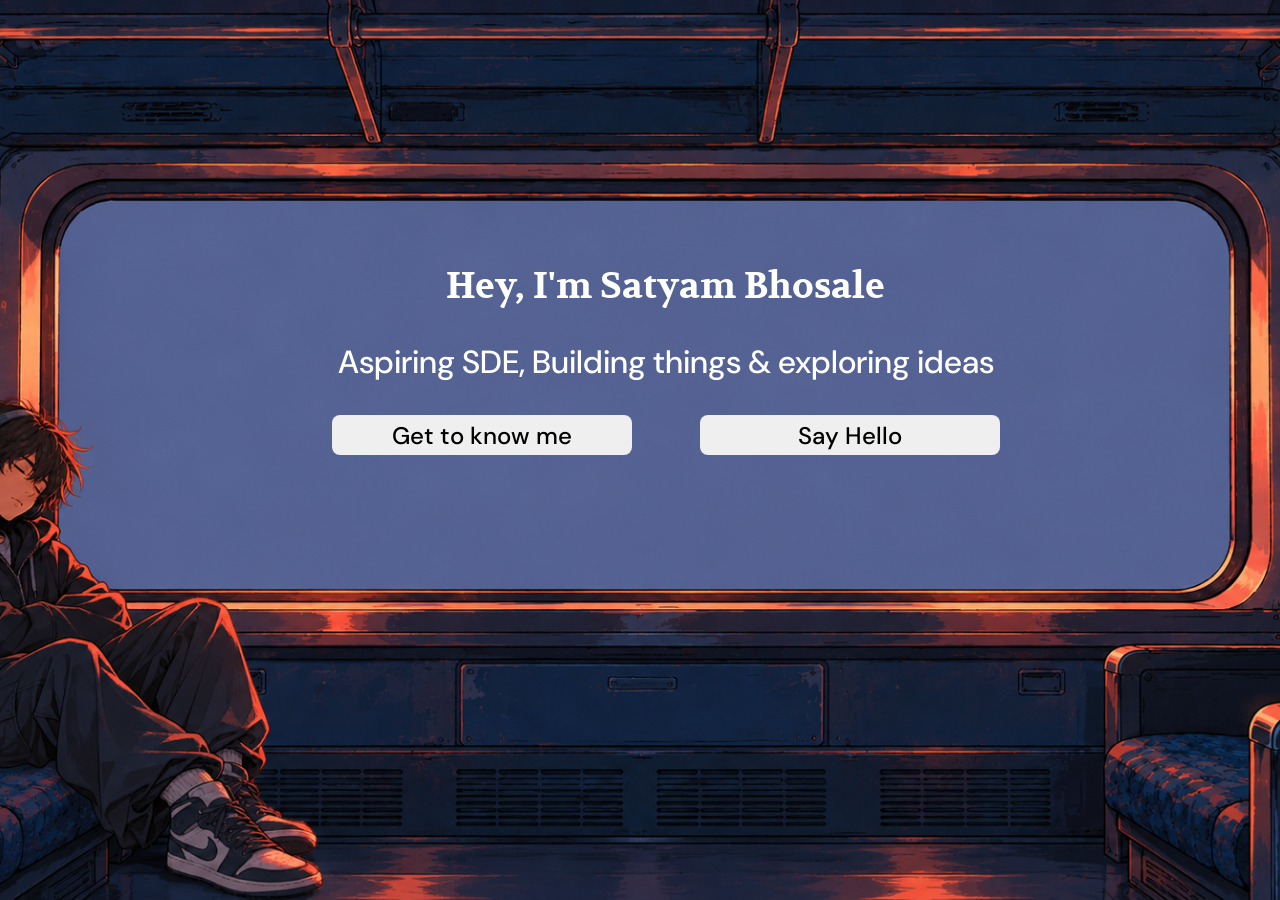
<file: wpt/assignment-1/portfolio/index.html>
<!DOCTYPE html>
<html lang="en">
  <head>
    <meta charset="UTF-8" />
    <meta name="viewport" content="width=device-width, initial-scale=1.0" />
    <title>Satyam Bhosale Portfolio</title>
    <link rel="stylesheet" href="style.css" />
    <link rel="preconnect" href="https://fonts.googleapis.com" />
    <link rel="preconnect" href="https://fonts.gstatic.com" crossorigin />
    <link
      href="https://fonts.googleapis.com/css2?family=Bebas+Neue&family=DM+Sans:ital,opsz,wght@0,9..40,100..1000;1,9..40,100..1000&family=Geist+Mono:ital,wght@0,100..900;1,100..900&family=Geist:ital,wght@0,100..900;1,100..900&family=Irish+Grover&family=Montserrat:ital,wght@0,100..900;1,100..900&family=Shadows+Into+Light&family=Volkhov:ital,wght@0,400;0,700;1,400;1,700&display=swap"
      rel="stylesheet"
    />
  </head>
  <body id="home">
    <!-- </main> -->
    <main id="train">
      <div id="train-scene"></div>
      <div id="navbar"></div>

      <section class="content">
        <h1 class="home">Hey, I'm Satyam Bhosale</h1>
        <p>Aspiring SDE, Building things & exploring ideas</p>
        <div id="cta-btns">
          <button id="cta-home-get-to-know-me">Get to know me</button>
          <button id="cta-home-say-hello">Say Hello</button>
        </div>
        <div id="say-hello">
          <label class="say-hello-label" for="say-hello-input"
            >Enter your name</label
          >
          <input
            id="say-hello-input"
            name="say-hello-input"
            type="text"
            minlength="2"
            placeholder="Your Name"
          />
          <button id="welcome-btn" type="button">Welcome Me</button>
        </div>
      </section>
    </main>
    <script src="js/script.js"></script>
    <script src="js/common.js"></script>
  </body>
</html>
</file>
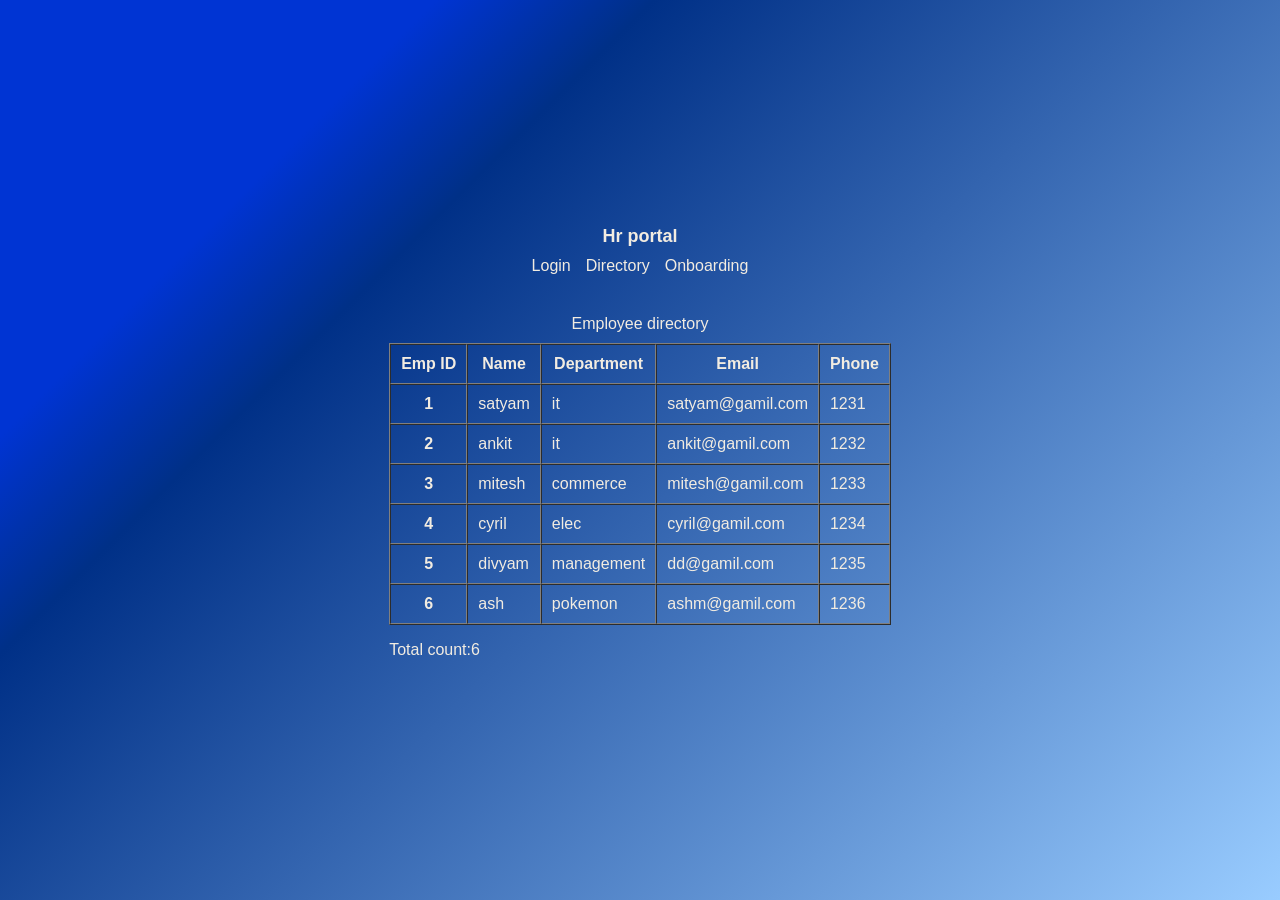
<file: wpt/assignment-1/hrPortal/directory.html>
<!doctype html>
<html lang = "en">
    <head>
        <meta charset = "UTF-8">
        <meta name = "viewport" content = "width = device-width, initial-scale=1.0">
        <title>Directory page</title>
        <link rel ="stylesheet" href="style.css">
    </head>
    <body>
        <nav class="navbar">
            <div class="title">Hr portal</div>
            <div id="nav-elem">
                <a href = "login.html" style="text-decoration:none;">Login</a>
                <a href = "directory.html" style="text-decoration:none;">Directory</a>
                <a href = "onboarding.html" style="text-decoration:none;">Onboarding</a>
            </div>
        </nav>
        <div id="directory">
            <table border = "1" cellpadding = "10" cellspacing ="0" class = "employee-table">
                <caption style="margin-bottom:10px;">Employee directory</caption>
                <thead>
                    <tr>
                        <th scope="col">Emp ID</th>
                        <th scope="col">Name</th>
                        <th scope="col">Department</th>
                        <th scope="col">Email</th>
                        <th scope="col">Phone</th>
                    </tr>
                </thead>
                <tbody>
                    <tr>
                        <th scope = "row">1</th>
                        <td scope = "row">satyam</td>
                        <td scope = "row">it</td>
                        <td scope = "row">satyam@gamil.com</td>
                        <td scope = "row">1231</td>
                    </tr>
                    <tr>
                        <th scope = "row">2</th>
                        <td scope = "row">ankit</td>
                        <td scope = "row">it</td>
                        <td scope = "row">ankit@gamil.com</td>
                        <td scope = "row">1232</td>
                    </tr>
                    <tr>
                        <th scope = "row">3</th>
                        <td scope = "row">mitesh</td>
                        <td scope = "row">commerce</td>
                        <td scope = "row">mitesh@gamil.com</td>
                        <td scope = "row">1233</td>
                    </tr>
                    <tr>
                        <th scope = "row">4</th>
                        <td scope = "row">cyril</td>
                        <td scope = "row">elec</td>
                        <td scope = "row">cyril@gamil.com</td>
                        <td scope = "row">1234</td>
                    </tr>
                    <tr>
                        <th scope = "row">5</th>
                        <td scope = "row">divyam</td>
                        <td scope = "row">management</td>
                        <td scope = "row">dd@gamil.com</td>
                        <td scope = "row">1235</td>
                    </tr>
                    <tr>
                        <th scope = "row">6</th>
                        <td scope = "row">ash</td>
                        <td scope = "row">pokemon</td>
                        <td scope = "row">ashm@gamil.com</td>
                        <td scope = "row">1236</td>
                    </tr>
                </tbody>
            </table>
            <p class = "total-count">Total count:6</p>
        </div>
    </body>
</html>
</file>
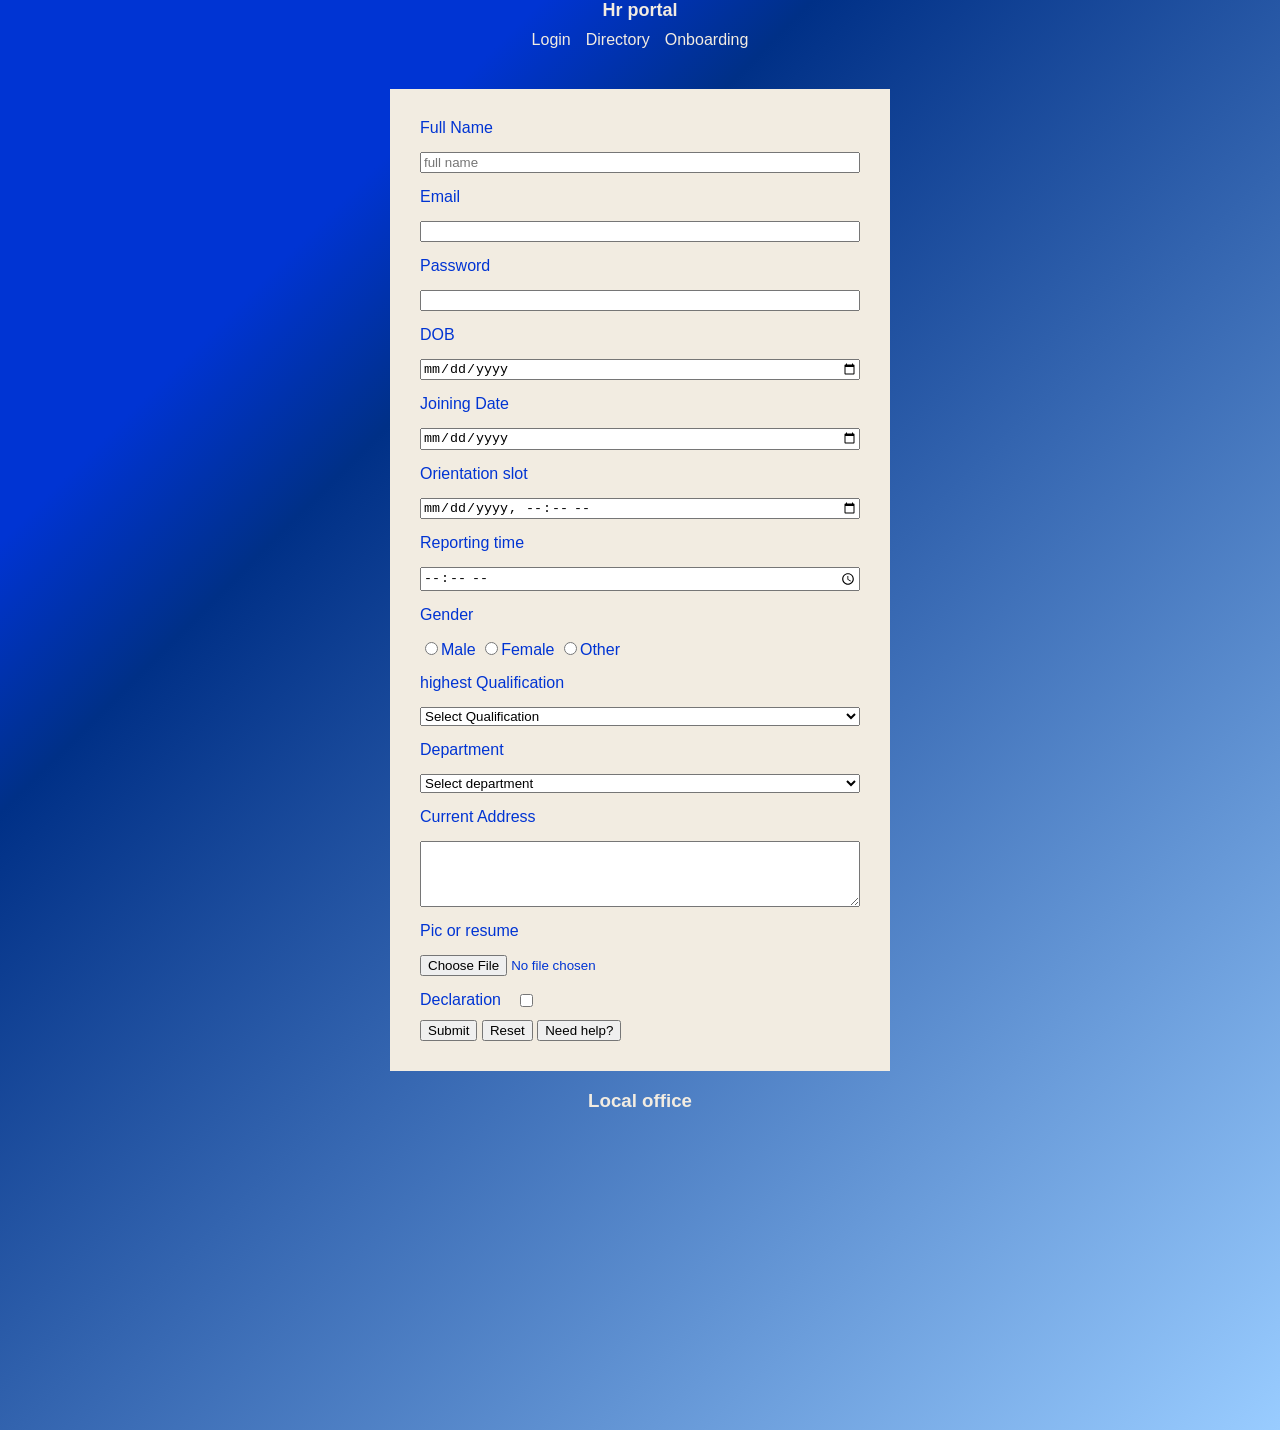
<file: wpt/assignment-1/hrPortal/onboarding.html>
<!DOCTYPE html>
<html lang="en">
  <head>
    <meta charset="UTF-8" />
    <meta name="viewport" content="width=device-width,initial-scale=1.0" />
    <title>Onboarding page</title>
    <link rel="stylesheet" href="style.css" />
  </head>
  <body>
    <nav class="navbar">
      <div class="title">Hr portal</div>
      <div id="nav-elem">
        <a href="login.html" style="text-decoration: none">Login</a>
        <a href="directory.html" style="text-decoration: none">Directory</a>
        <a href="onboarding.html" style="text-decoration: none">Onboarding</a>
      </div>
    </nav>
    <form class="onboarding" action="/onboarding" method="post">
      <div id="onboarding-form">
        <div id="form-fields">
          <label for="full-name">Full Name</label>
          <input type="text" placeholder="full name" required />

          <label for="offical-email">Email</label>
          <input type="email" required />

          <label for="temporary-password">Password</label>
          <input type="password" required />

          <label for="date-of-birth">DOB</label>
          <input type="date" required />

          <label for="joining-date">Joining Date</label>
          <input type="date" required />

          <label for="orientation-slot">Orientation slot</label>
          <input type="datetime-local" required />

          <label for="reporting-time">Reporting time</label>
          <input type="time" required />

          <label for="gender">Gender</label>
          <div id="radio">
            <input
              type="radio"
              id="male"
              name="gender"
              value="male"
              required
            /><label>Male</label>
            <input
              type="radio"
              id="female"
              name="gender"
              value="female"
              required
            /><label>Female</label>
            <input
              type="radio"
              id="other"
              name="gender"
              value="other"
              required
            /><label>Other</label>
          </div>

          <label for="highest-qualification" required
            >highest Qualification</label
          >
          <select id="highest-qual" name="qualification" required>
            <option value="">Select Qualification</option>
            <option value="bachelors">Bachelor's</option>
            <option value="masters">Master's</option>
            <option value="phd">PHD</option>
          </select>

          <label for="department">Department</label>
          <select id="department" name="dept" required>
            <option value="">Select department</option>
            <option value="it">IT</option>
            <option value="elec">Elec</option>
            <option value="management">Management</option>
            <option value="commerce">Commerce</option>
          </select>

          <label for="current-address">Current Address</label>
          <textarea
            id="curr-address"
            name="address"
            rows="4"
            required
          ></textarea>

          <label for="passport-pic-or-resume">Pic or resume</label>
          <input
            type="file"
            id="passport-or-resume"
            name="document-upload"
            required
          />
          <div id="declaration-field">
            <label for="declaration">Declaration</label>
            <input type="checkbox" id="declaration" required />
          </div>
        </div>

        <div class="form-btns">
          <button type="submit">Submit</button>
          <button type="reset">Reset</button>
          <button type="button" id="help">Need help?</button>
        </div>
      </div>
    </form>
    <h3 style="color: #f2ece1">Local office</h3>
    <iframe
      src="https://google.com/maps/embed"
      width="100%"
      height="300"
      style="border: 0"
      allowedfullscreen
      loading="lazy"
      referrerpolicy="no-referrer-when-downgrade"
    ></iframe>
  </body>
</html>
</file>
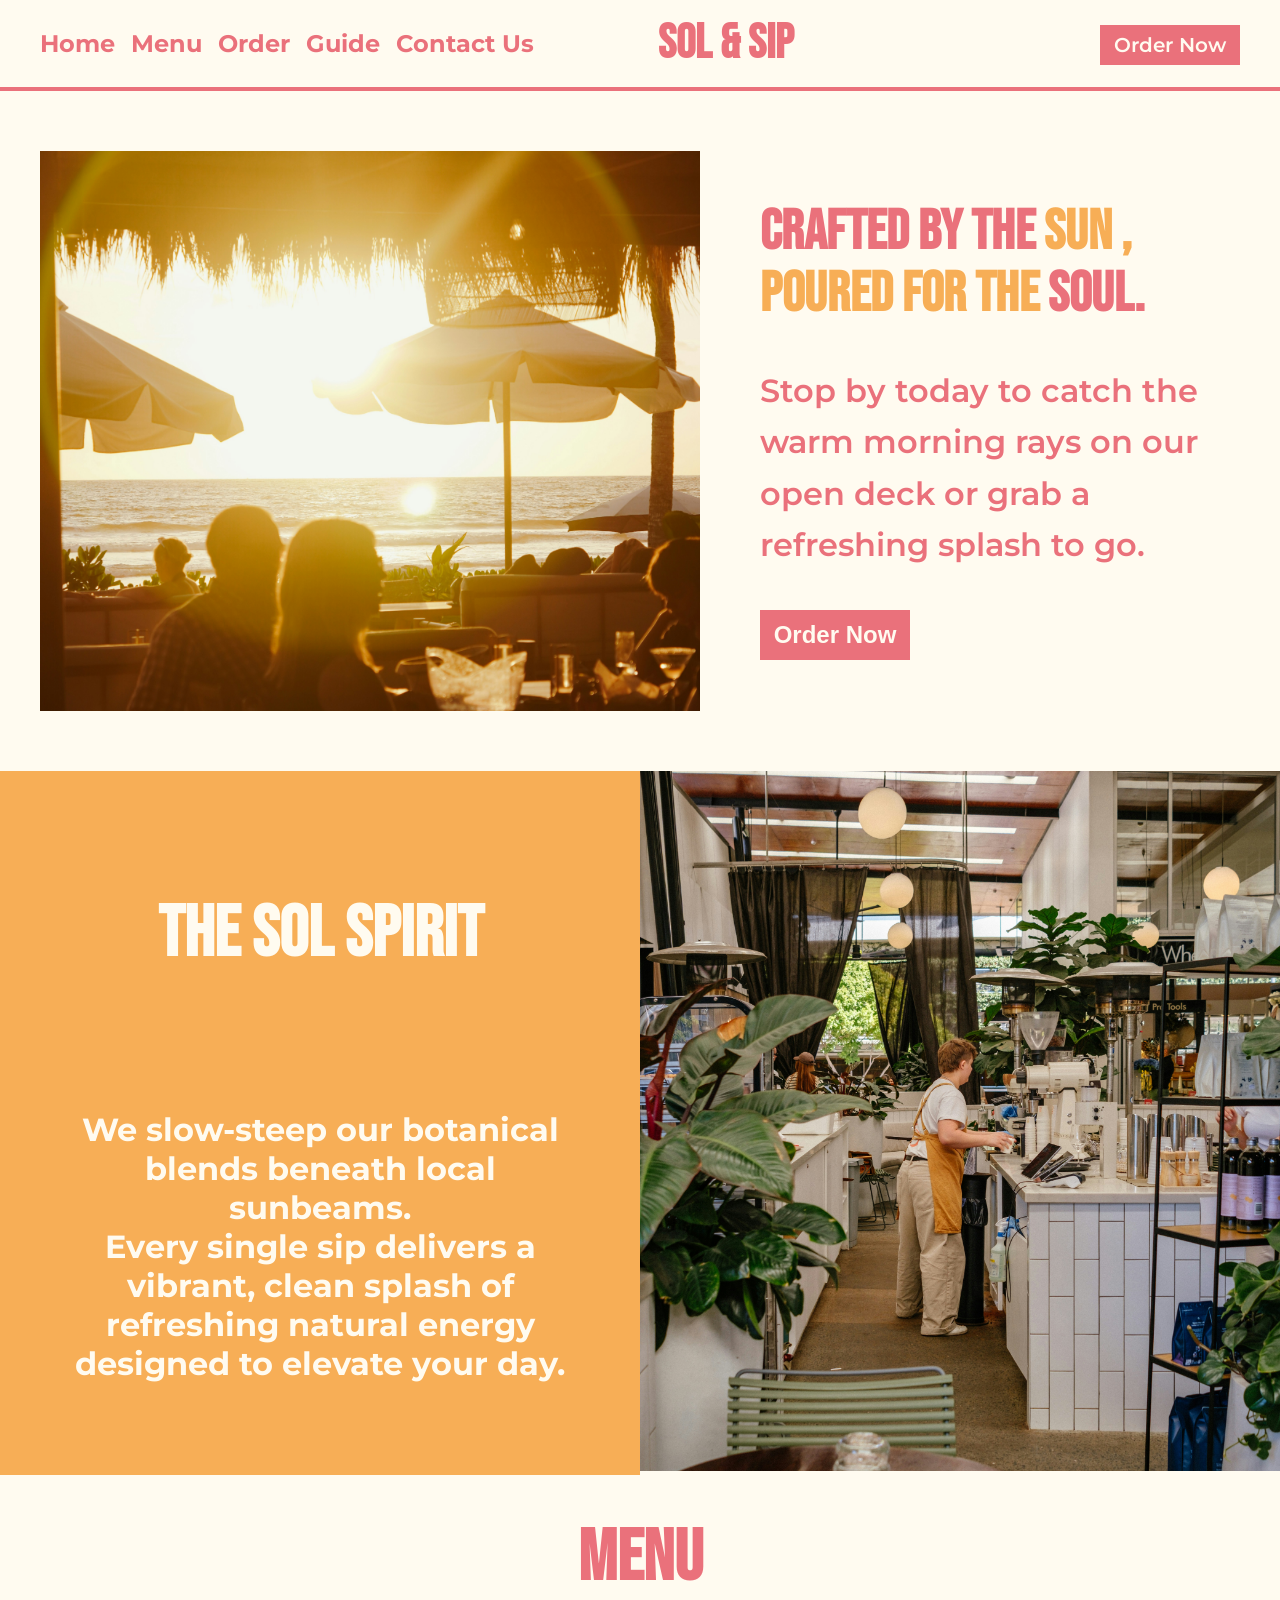
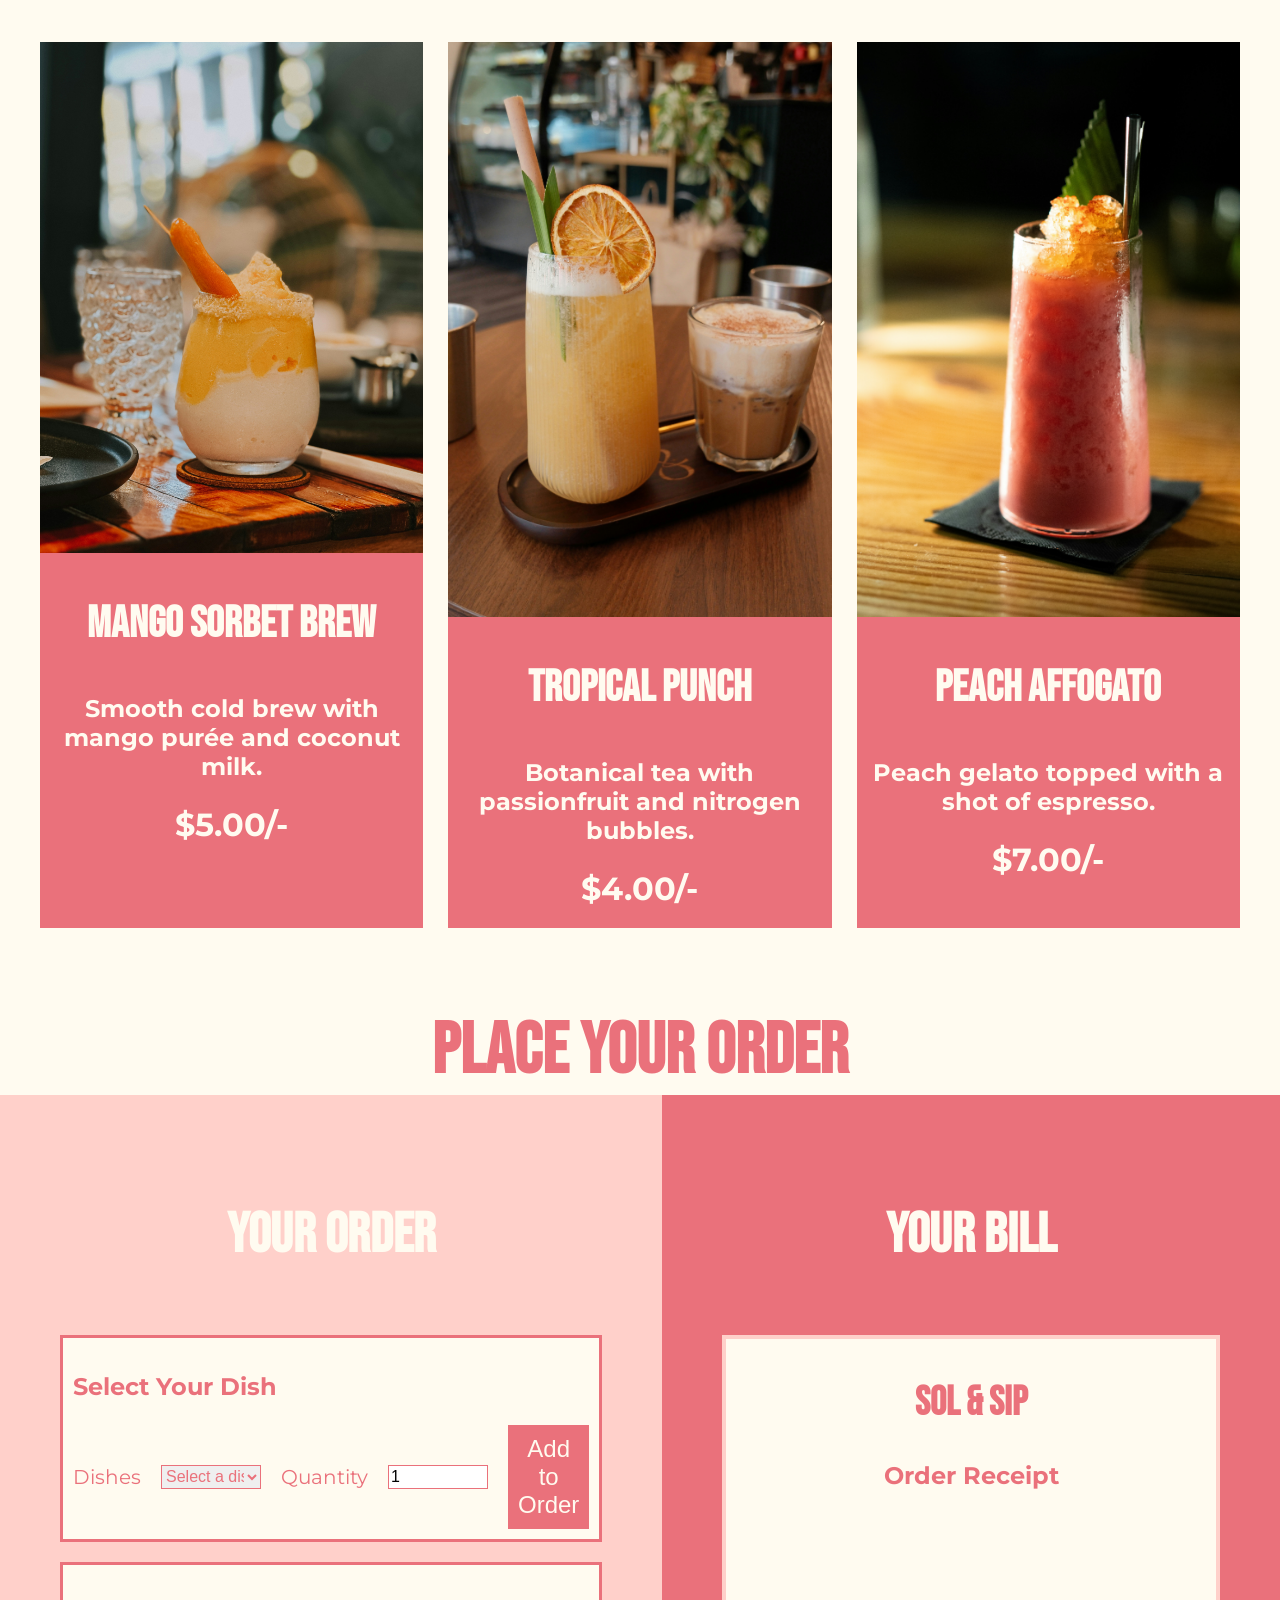
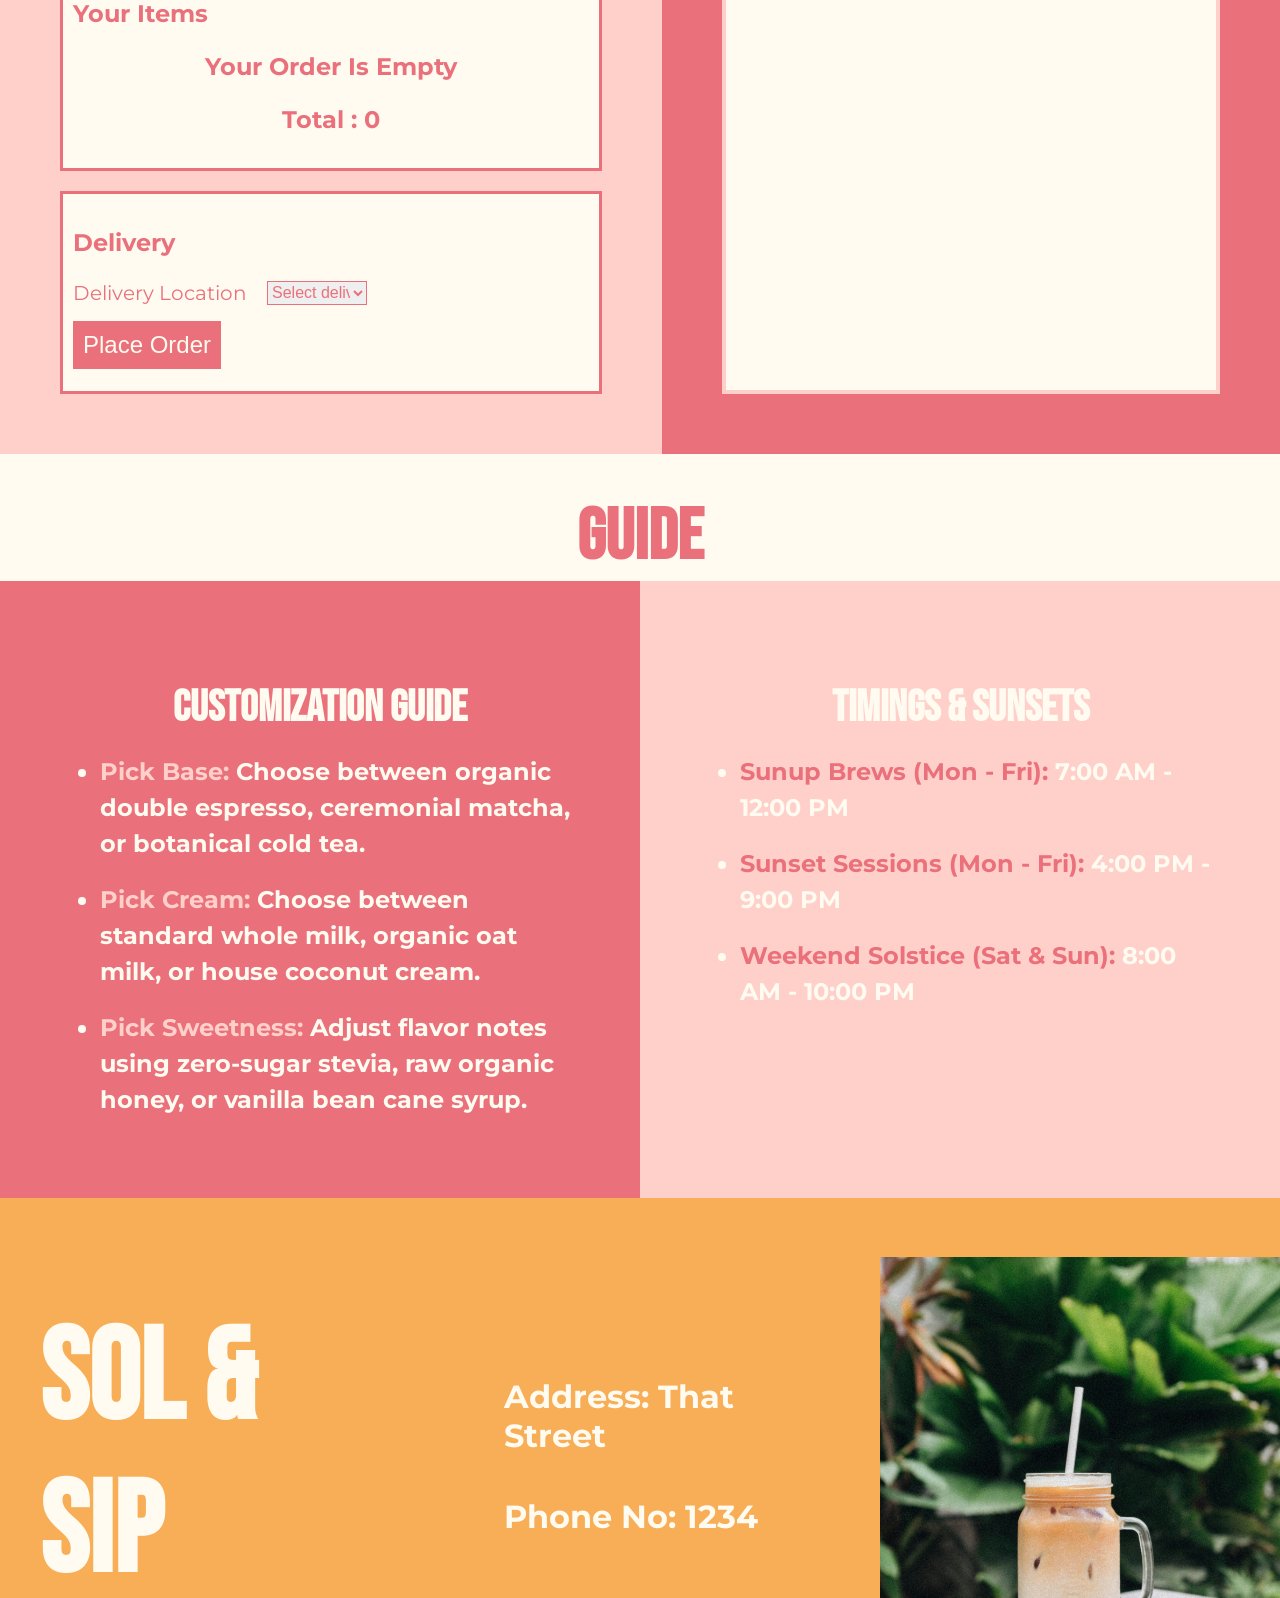
<file: wpt/assignment-1/landing-page/landing.html>
<!DOCTYPE html>
<html lang="en">
  <head>
    <meta name="viewport" content="width = device-width, initial-scale = 1.0" />
    <meta charset="UTF-8" />
    <title>Landing page of sol & sip</title>
    <link rel="preconnect" href="https://fonts.googleapis.com" />
    <link rel="preconnect" href="https://fonts.gstatic.com" crossorigin />
    <link
      href="https://fonts.googleapis.com/css2?family=Bebas+Neue&family=Montserrat:wght@300;400;700&display=swap"
      rel="stylesheet"
    />
    <link rel="stylesheet" href="landing.css" />
    <style>
      /* inline>internal>external if a clash occurs */
      .brand-name {
        color: #ea717b;
      }
    </style>
  </head>
  <body>
    <nav id="navbar">
      <div id="parent-nav">
        <div id="left-nav">
          <a href="#hero-section" style="text-decoration: none">Home</a>
          <a href="#menu-section" style="text-decoration: none">Menu</a>
          <a href="#order-section" style="text-decoration: none">Order</a>
          <a href="#guide-section" style="text-decoration: none">Guide</a>
          <a href="#footer-section" style="text-decoration: none">Contact Us</a>
        </div>
        <div id="mid-nav">
          <!-- inline css and transform text-->
          <h2 class="brand-name" style="text-transform: uppercase">
            Sol & Sip
          </h2>
        </div>
        <div id="right-nav">
          <a href="#order-section">
  <button class="CTA-nav">Order Now</button>
</a>
        </div>
      </div>
    </nav>

    <header id="hero-section">
      <div id="parent-hero">
        <div id="left-hero">
          <img class="hero-img" src="images/hero-section.jpg" />
        </div>
        <div id="right-hero">
          <h3 class="hero-heading">
            Crafted by the <span style="color: #f7ae56">Sun ,</span> <br />
            <span style="color: #f7ae56">Poured for the</span> Soul.
          </h3>
          <p class="hero-text">
            Stop by today to catch the warm morning rays on our open deck or
            grab a refreshing splash to go.
          </p>
          <a href="#order-section">
  <button class="hero-btn">Order Now</button>
</a>
        </div>
      </div>
    </header>

    <main>
      <section id="about-section">
        <div id="parent-about">
          <div id="left-about">
            <h2 class="about-heading">The Sol Spirit</h2>
            <p class="about-description">
              We slow-steep our botanical blends beneath local sunbeams.<br />Every
              single sip delivers a vibrant, clean splash of refreshing natural
              energy designed to elevate your day.
            </p>
          </div>
          <div id="right-about">
            <img class="about-img" src="images/about.jpg" />
          </div>
        </div>
      </section>

      <section id="menu-section">
        <h3 class="menu-heading">Menu</h3>
        <div id="parent-menu">
          <div id="left-dish">
            <div>
              <img
                class="mango-img"
                src="images/mango-dish.jpg"
                alt="mango-sorbet-brew"
              />
            </div>
            <div>
              <h3 class="mango-heading">Mango Sorbet Brew</h3>
              <p>Smooth cold brew with mango purée and coconut milk.</p>
              <div class="price">$5.00/-</div>
            </div>
          </div>
          <div id="mid-dish">
            <div>
              <img
                class="tropical-img"
                src="images/citrus-dish.jpg"
                alt="Tropical brew"
              />
            </div>
            <div>
              <h3 class="tropical-heading">Tropical Punch</h3>
              <p>Botanical tea with passionfruit and nitrogen bubbles.</p>
              <div class="price">$4.00/-</div>
            </div>
          </div>
          <div id="right-dish">
            <div>
              <img
                class="peach-img"
                src="images/peach-dish.jpg"
                alt="Peach Affogato"
              />
            </div>
            <div>
              <h3 class="peach-heading">Peach Affogato</h3>
              <p>Peach gelato topped with a shot of espresso.</p>
              <div class="price">$7.00/-</div>
            </div>
          </div>
        </div>
      </section>

      <section id="order-section">
        <h3 class="order">Place Your Order</h3>
        <div id="parent-order">
          <div id="left-order">
            <h2 class="order-heading">Your Order</h2>
            <div class="order-card">
              <h3>Select Your Dish</h3>
              <form id="menu-form">
                <label for="dish-select">Dishes</label>
                <select id="dish-select">
                  <option value="">Select a dish</option>
                </select>

                <label for="quantity">Quantity</label>
                <input type="number" id="quantity" name="quantity" value="1" />
                <button type="button" id="add-to-order">Add to Order</button>
              </form>
            </div>

            <div class="order-card" id="">
              <h3>Your Items</h3>
              <div id="order-list">
                <p id="order-empty-text">Your Order Is Empty</p>
              </div>
            </div>
            <div class="order-card">
              <h3>Delivery</h3>
              <div id="deliveryDiv">
                <div id="delivery-controls">
                  <label for="delivery-select">Delivery Location</label>
                  <select id="delivery-select">
                    <option value="">Select Location</option>
                  </select>
                </div>

                <div id="order-action">
                  <div id="order-button"></div>
                  <div id="order-message"></div>
                </div>
              </div>
            </div>
          </div>

          <div id="right-order">
            <h2 class="bill-heading">Your Bill</h2>

            <div id="bill-breakdown">
              <h3>Sol & Sip</h3>
              <p class="bill-intro">Order Receipt</p>

              <div id="bill-items">
              </div>
            </div>
          </div>
        </div>
      </section>

      <section id="guide-section">
        <h3 class="guide">Guide</h3>
        <div id="parent-guide">
          <div id="left-guide">
            <h3 class="guide-heading">Customization Guide</h3>
            <ul id="list-guide">
              <li>
                <p>
                  <span style="color: #ffd0ca">Pick Base:</span> Choose between
                  organic double espresso, ceremonial matcha, or botanical cold
                  tea.
                </p>
              </li>
              <li>
                <p>
                  <span style="color: #ffd0ca">Pick Cream:</span> Choose between
                  standard whole milk, organic oat milk, or house coconut cream.
                </p>
              </li>
              <li>
                <p>
                  <span style="color: #ffd0ca">Pick Sweetness:</span> Adjust
                  flavor notes using zero-sugar stevia, raw organic honey, or
                  vanilla bean cane syrup.
                </p>
              </li>
            </ul>
          </div>
          <div id="right-guide">
            <h3 class="guide-header">Timings & Sunsets</h3>
            <ul class="timing-list">
              <li>
                <strong style="color: #ea717b; font-weight: 700"
                  >Sunup Brews (Mon - Fri):</strong
                >
                7:00 AM - 12:00 PM
              </li>
              <li>
                <strong style="color: #ea717b; font-weight: 700"
                  >Sunset Sessions (Mon - Fri):</strong
                >
                4:00 PM - 9:00 PM
              </li>
              <li>
                <strong style="color: #ea717b; font-weight: 700"
                  >Weekend Solstice (Sat & Sun):</strong
                >
                8:00 AM - 10:00 PM
              </li>
            </ul>
          </div>
        </div>
      </section>
    </main>

    <footer id="footer-section">
      <div id="parent-footer">
        <div id="footer-left">
          <h1>Sol & Sip</h1>
        </div>
        <div id="footer-mid">
          <h4>Address: That Street</h4>

          <h4>Phone No: 1234</h4>
        </div>
        <div id="footer-right">
          <img src="images/footer.jpg" alt="footer" class="footer-img" />
        </div>
      </div>
    </footer>
    <script src="landing.js"></script>
  </body>
</html>
</file>
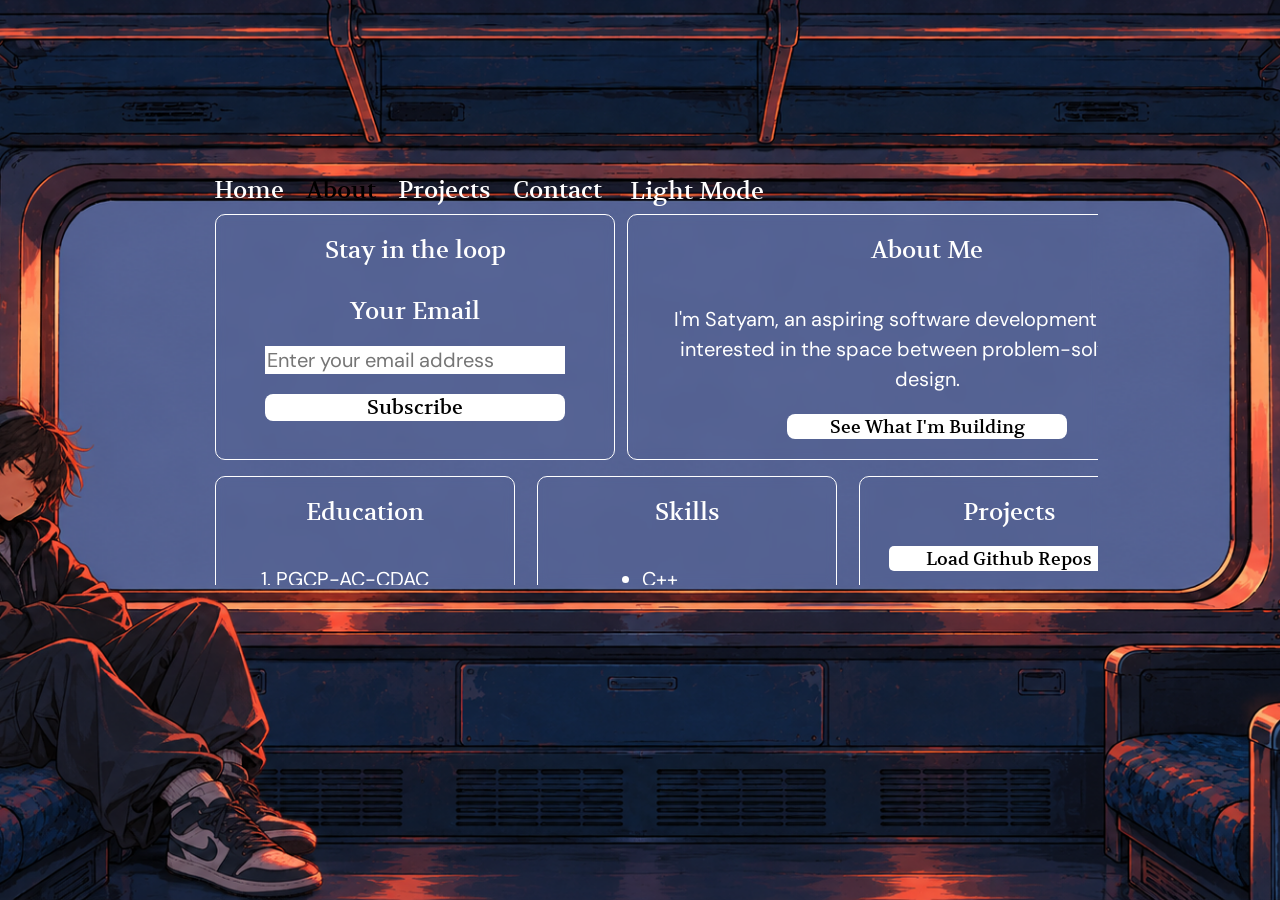
<file: wpt/assignment-1/portfolio/about.html>
<!DOCTYPE html>
<html>
  <head>
    <meta charset="UTF-8" />
    <meta name="viewport" content="width = device-width, initial-scale=1.0" />
    <title>About Page</title>
    <link rel="stylesheet" href="style.css" />
    <link rel="preconnect" href="https://fonts.googleapis.com" />
    <link rel="preconnect" href="https://fonts.gstatic.com" crossorigin />
    <link
      href="https://fonts.googleapis.com/css2?family=Bebas+Neue&family=DM+Sans:ital,opsz,wght@0,9..40,100..1000;1,9..40,100..1000&family=Geist+Mono:ital,wght@0,100..900;1,100..900&family=Geist:ital,wght@0,100..900;1,100..900&family=Irish+Grover&family=Montserrat:ital,wght@0,100..900;1,100..900&family=Shadows+Into+Light&family=Volkhov:ital,wght@0,400;0,700;1,400;1,700&display=swap"
      rel="stylesheet"
    />
  </head>
  <body id="about-page">
    <main id="train">
      <div id="train-scene"></div>

      <!-- shared comp -->
      <div id="window-content">
        <div id="navbar"></div>
        <div id="about-layout">
          <div id="about-top">
            <div id="email-field">
              <h2 class="card-title">Stay in the loop</h2>
              <form id="email-form">
                <label for="user-email">Your Email</label>
                <input
                  id="user-email"
                  name="email"
                  type="email"
                  placeholder="Enter your email address"
                  required
                />
                <button type="submit" class="subscribe-btn">Subscribe</button>
              </form>
            </div>
            <div id="about-me">
              <h2 class="card-title">About Me</h2>
              <p>
                I'm Satyam, an aspiring software development engineer interested
                in the space between problem-solving and design.
              </p>
              <button id="about-me-btn">See What I'm Building</button>
            </div>
          </div>
          <div id="about-bottom">
            <div id="left-about">
              <h2 class="card-title">Education</h2>
              <ol>
                <li>PGCP-AC-CDAC Kharghar</li>
                <li>B.E Computer Engineering-Mumbai University</li>
                <li>HSC-Science B.K Birla College</li>
                <li>ICSE-Meridian School </li>
              </ol>
            </div>
            <div id="mid-about">
              <h2 class="card-title">Skills</h2>
              <ul id="skills">
                <li>C++</li>
                <li>Java</li>
                <li>AWS</li>
                <li>SQL</li>
                <li>HTML, CSS, JS</li>
              </ul>
              <button id="show-skills">Hide</button>
            </div>
            <div id="right-about">
              <h2 class="card-title">Projects</h2>
              <button id="github-repos" type="button">Load Github Repos </button>
              <p id="error-repo" role="alert"></p>
              <ul id="repo-list">
                
              </ul>
              <a href="projects.html" id="view-more">View More here</a>
            </div>
          </div>
        </div>
      </div>
    </main>
    <script src="js/common.js"></script>
    <script src="js/script.js"></script>
  </body>
</html>
</file>
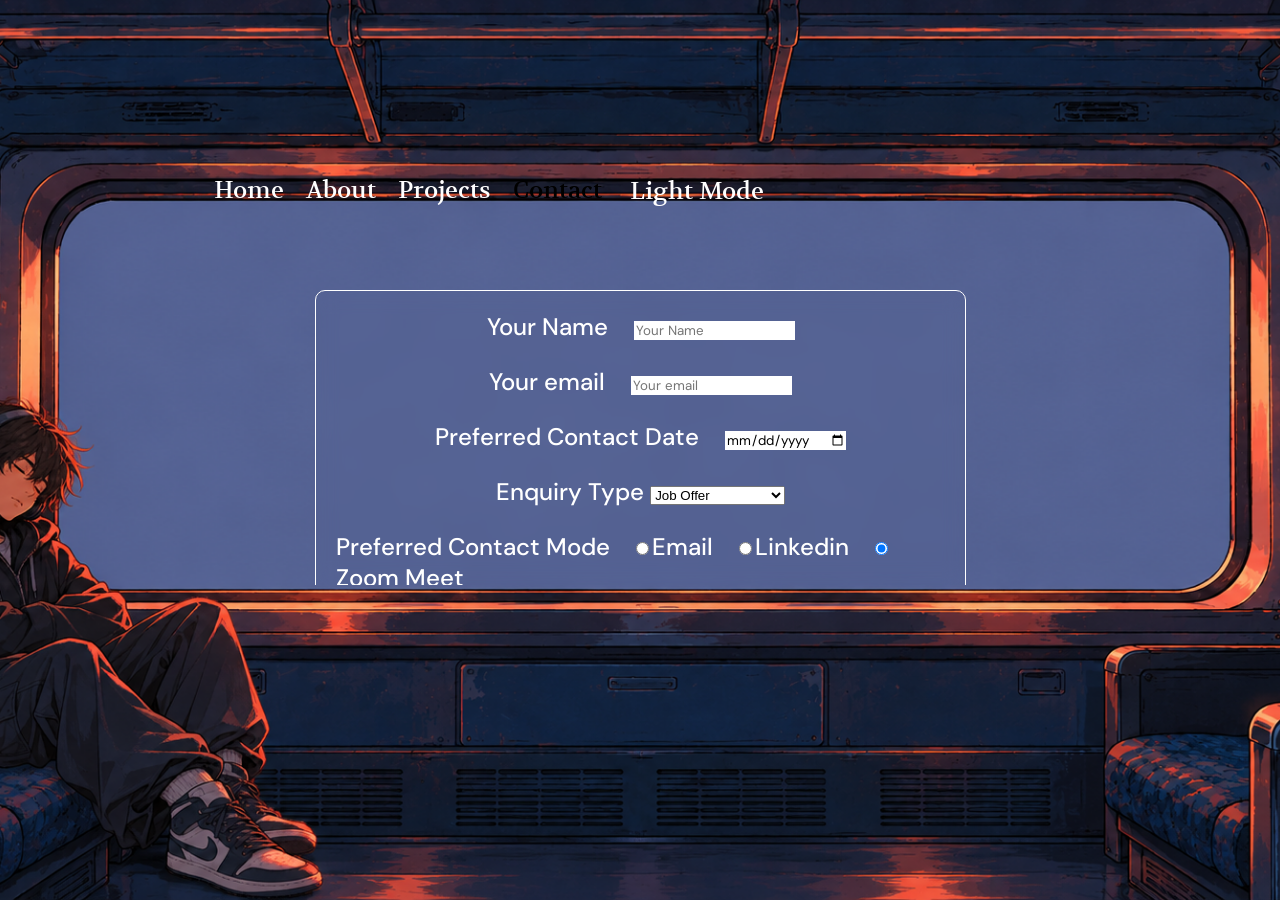
<file: wpt/assignment-1/portfolio/contact.html>
<!DOCTYPE html>
<html>
  <head>
    <meta charset="UTF-8" />
    <meta name="viewport" content="width = device-width, initial-scale=1.0" />
    <title>Project Page</title>
    <link rel="stylesheet" href="style.css" />
    <link rel="preconnect" href="https://fonts.googleapis.com" />
    <link rel="preconnect" href="https://fonts.gstatic.com" crossorigin />
    <link
      href="https://fonts.googleapis.com/css2?family=Bebas+Neue&family=DM+Sans:ital,opsz,wght@0,9..40,100..1000;1,9..40,100..1000&family=Geist+Mono:ital,wght@0,100..900;1,100..900&family=Geist:ital,wght@0,100..900;1,100..900&family=Irish+Grover&family=Montserrat:ital,wght@0,100..900;1,100..900&family=Shadows+Into+Light&family=Volkhov:ital,wght@0,400;0,700;1,400;1,700&display=swap"
      rel="stylesheet"
    />
  </head>
  <body id="contact-page">
    <main id="train">
      <div id="train-scene"></div>
      <!-- shared comp -->
      <div id="window-content">
        <div id="navbar"></div>
        <div id="contact-div">
          <form id="contact-form">
            <div id="form-name">
              <label for="user-name">Your Name</label>
              <input
                class="user-name"
                name="name"
                placeholder="Your Name"
                type="text"
                required
              />
            </div>
            <div id="form-email">
              <label for="user-email">Your email</label>
              <input
                class="user-email"
                name="email"
                placeholder="Your email"
                type="email"
                required
              />
            </div>
            <div id="form-date">
              <label for="date">Preferred Contact Date</label>
              <input
                class="date"
                name="date"
                placeholder="Date"
                type="date"
                required
              />
            </div>
            <div id="form-enquiry">
              <label for="enquiry">Enquiry Type</label>
              <select id="form-enquiry">
                <option value="Job">Job Offer</option>
                <option value="connect">Connect</option>
                <option value="interview    ">Interview Schedule</option>
              </select>
            </div>
            <div id="form-contact-mode">
              <label for="name">Preferred Contact Mode</label>
              <label
                ><input
                  type="radio"
                  name="contact-method"
                  value="email"
                  checked
                />Email</label
              >
              <label
                ><input
                  type="radio"
                  name="contact-method"
                  value="linkedin"
                  checked
                />Linkedin</label
              >
              <label
                ><input
                  type="radio"
                  name="contact-method"
                  value="meet"
                  checked
                />Zoom Meet</label
              >
            </div>
            <div id="form-message">
              <label for="message">Your Message</label>
              <textarea id="message" name = "message" row="2" required minlength="10"></textarea>
            </div>
            <div id="form-cv">
              <label for="name">Upload CV</label>
              <input
                class="cv"
                name="cv"
                placeholder="Your CV File in pdf or jpeg"
                type="file"
                required
              />
            </div>
            <div id="form-consent">
              <label for="name">Consent Box</label>
              <label
                ><input class="consent" name="consent" type="checkbox" required
              /></label>
            </div>
            <div id="form-btns">
                <button class="submit-form" type="submit">Submit</button>
                <button class="reset-form" type="reset">Reset</button>
            </div>
          </form>
          <div id="iframe-map">
            <iframe id="kalyan  "src="https://www.google.com/maps/embed?pb=!1m18!1m12!1m3!1d241105.40801230978!2d72.98273738043049!3d19.226973993327228!2m3!1f0!2f0!3f0!3m2!1i1024!2i768!4f13.1!3m3!1m2!1s0x3be796f457b1b76f%3A0x35df463ca445bd26!2sKalyan%2C%20Maharashtra!5e0!3m2!1sen!2sin!4v1793041835051!5m2!1sen!2sin" title="map of kalyan" width="822" height="400" loading="lazy" frameborder="0" allowfullscreen></iframe>
          </div>
        </div>
      </div>
    </main>
    <script src="js/common.js"></script> 
    <script src="js/script.js"></script>
  </body>
</html>
</file>
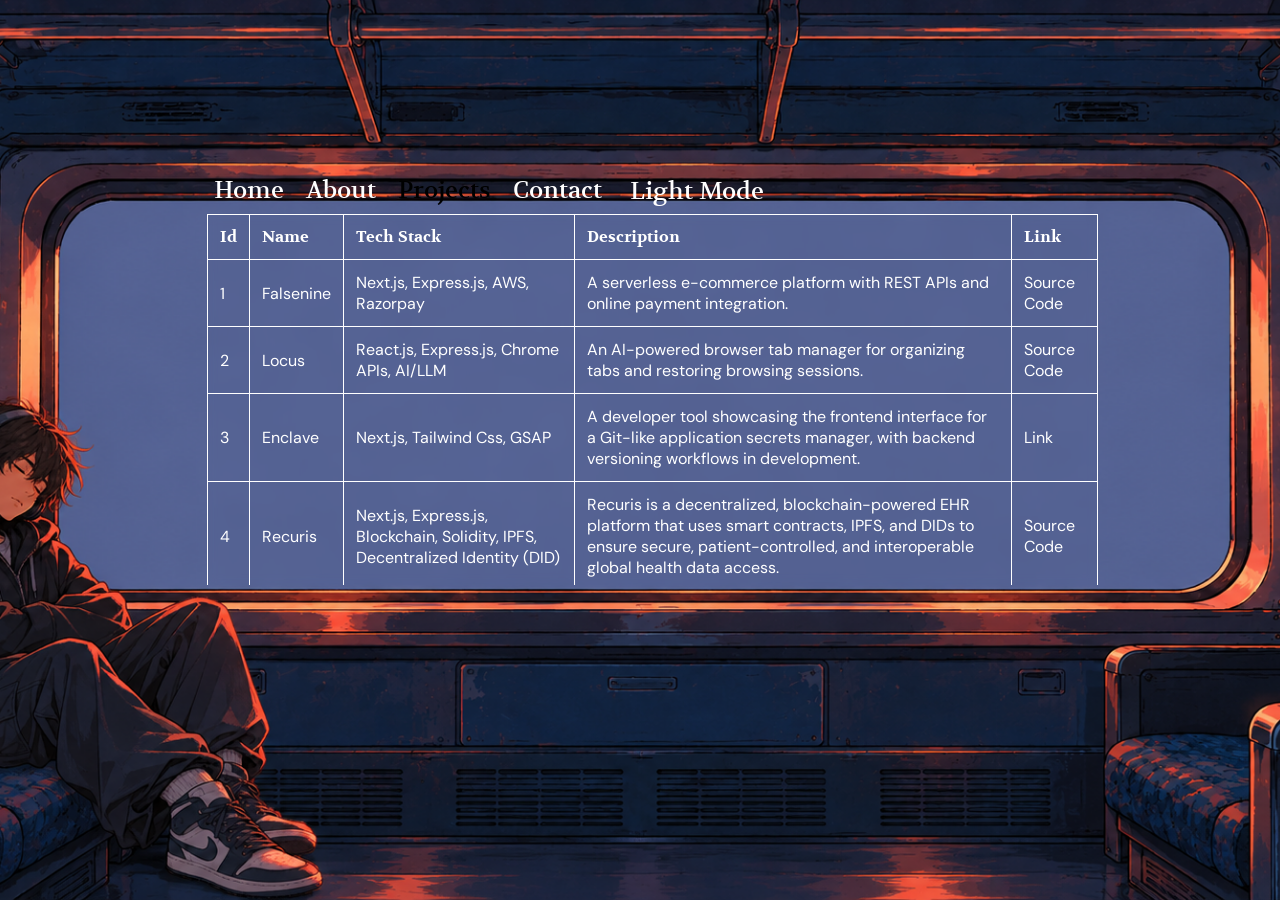
<file: wpt/assignment-1/portfolio/projects.html>
<!DOCTYPE html>
<html>
  <head>
    <meta charset="UTF-8" />
    <meta name="viewport" content="width = device-width, initial-scale=1.0" />
    <title>Project Page</title>
    <link rel="stylesheet" href="style.css" />
    <link rel="preconnect" href="https://fonts.googleapis.com" />
    <link rel="preconnect" href="https://fonts.gstatic.com" crossorigin />
    <link
      href="https://fonts.googleapis.com/css2?family=Bebas+Neue&family=DM+Sans:ital,opsz,wght@0,9..40,100..1000;1,9..40,100..1000&family=Geist+Mono:ital,wght@0,100..900;1,100..900&family=Geist:ital,wght@0,100..900;1,100..900&family=Irish+Grover&family=Montserrat:ital,wght@0,100..900;1,100..900&family=Shadows+Into+Light&family=Volkhov:ital,wght@0,400;0,700;1,400;1,700&display=swap"
      rel="stylesheet"
    />
  </head>
  <body id="project-page">
    <main id="train">
      <div id="train-scene"></div>

      <!-- shared comp -->
      <div id="window-content">
        <div id="navbar"></div>
        <div id="project-div">
          <table id="project-table">
            <thead id="project-head">
              <tr>
                <th>Id</th>
                <th>Name</th>
                <th>Tech Stack</th>
                <th>Description</th>
                <th>Link</th>
              </tr>
            </thead>
            <tbody id="project-body">
              <!-- <tr>
                <td>Falsenine</td>
                <td>Next.js, Express.js, AWS, Razorpay</td>
                <td>
                  A serverless e-commerce platform with REST APIs and online
                  payment integration.
                </td>
                <td>
                  <a
                    href="https://github.com/SatyamBhosale2004/falsenine_client"
                    target="_blank"
                    rel="noopener noreferrer"
                    class="table-links"
                    >Source Code</a
                  >
                </td>
              </tr>

              <tr>
                <td>Locus</td>
                <td>React.js, Express.js, Chrome APIs, AI/LLM</td>
                <td>
                  An AI-powered browser tab manager for organizing tabs and
                  restoring browsing sessions.
                </td>
                <td>
                  <a
                    href="https://github.com/SatyamBhosale2004/locus_ui"
                    target="_blank"
                    rel="noopener noreferrer"
                    class="table-links"
                  >
                    Source Code
                  </a>
                </td>
              </tr>
              <tr>
                <td>Enclave</td>
                <td>Next.js, Tailwind Css, GSAP</td>
                <td>
                  A developer tool showcasing the frontend interface for a
                  Git-like application secrets manager, with backend versioning
                  workflows in development.
                </td>
                <td>
                  <a
                    href="https://enclave-frontend-kappa.vercel.app/"
                    target="_blank"
                    rel="noopener noreferrer"
                    class="table-links"
                    >Link</a
                  >
                </td>
              </tr>
              <tr>
                <td>Recuris</td>
                <td>
                  Next.js, Express.js, Blockchain, Solidity, OpenZeppelin, IPFS,
                  Decentralized Identity (DID)
                </td>
                <td>
                  Recuris is a decentralized, blockchain-powered EHR platform
                  that uses smart contracts, IPFS, and DIDs to ensure secure,
                  patient-controlled, and interoperable global health data
                  access.
                </td>
                <td>
                  <a
                    href="https://github.com/SatyamBhosale2004/recuris"
                    target="_blank"
                    rel="noopener noreferrer"
                    class="table-links"
                    >Source Code</a
                  >
                </td>
              </tr> -->
            </tbody>
          </table>
          <div id="current-table">
            <!-- <div id="curr-proj-1">
              <h1>Locus</h1>
              <h3>Less tab chaos. More focus.</h3>
              <h3>Tech stack: React.js · Express.js · Chrome APIs · AI/LLM</h3>
              <p>
                Locus is an AI-assisted browser tab management tool designed to
                reduce tab clutter and improve browsing productivity. I designed
                and developed the project end-to-end, building its interface,
                browser integration, and core functionality to explore smarter
                ways of organizing and managing browser tabs.
              </p>

              <a
                href="https://github.com/SatyamBhosale2004/locus_ui"
                target="_blank"
                rel="noopener noreferrer"
                class="table-links"
                >Project Link</a
              >
            </div>
            <div id="curr-proj-2">
              <h1>Enclave</h1>
              <h3>Secrets management for developers.</h3>
              <h3>Tech stack: Next.js · Tailwind CSS · GSAP</h3>
              <p>
                A developer-tool concept exploring a Git-like workflow for
                managing application secrets. I built the frontend experience
                around project setup, runtime configuration, and secret
                versioning. The current deployment showcases the product
                interface, while the complete backend and secret-management
                workflows remain a work in progress.
              </p>
              <a
                href="https://enclave-frontend-kappa.vercel.app/"
                target="_blank"
                rel="noopener noreferrer"
                class="table-links"
                >Project Link</a
              >
            </div> -->
          </div>
        </div>
      </div>
    </main>
    <script src="js/common.js"></script>
    <script src="js/script.js"></script>
  </body>
</html>
</file>
<file: wpt/assignment-1/portfolio/style.css>
* {
  box-sizing: border-box;
}

body {
  margin: 0;
  padding: 0;
  overflow: hidden;
  font-family: "DM Sans", sans-serif;
  color: #fff;
}

/* body.dark-theme{
  --color:#fff;
  --backgorund-color:#000;
} */


.home,
#email-field p,
#email-form label,
#email-form button,
#about-me a,
#about-me h3,
#about-me-btn,
.site-nav,
th,
.say-hello-label,
#show-skills,
#github-repos{
  font-family: "Volkhov", serif;
}
p,td,contact-form,submit-form,#welcome-btn{
  font-family: "DM Sans", serif;
}
button,
input {
  font-family: inherit;
  border:none;
}

#error-repo{
  color:red;
}

#train {
  position: relative;
  width: 100%;
  min-height: 100svh;
  overflow: hidden;
  isolation: isolate;
  /* this is basically a border any outside elem wont come in here */
}
#home #navbar {
  display: block;
}

#home .site-nav a,#home .site-nav button{
  display:none;
}
#train-scene {
  position: fixed;
  inset: 0;
  z-index: 0;
  overflow: hidden;
  pointer-events: none;
  /* //mouse cant touch */
}
#train-scene .bg-train {
  width: 100%;
  height: 100%;
  position: absolute;
  inset: 0;
  object-fit: cover;
  z-index: 0;
}

.content {
  position: absolute;
  text-align: center;
  top: 26%;
  left: 2%;
  width: 100%;
  z-index: 3;
  display:flex;
  flex-direction:column;
  align-items:center;
}
.content .home {
  font-size: 36px;
  font-weight: 700;
  margin:30px 0 0px 0px;
}

.content p {
  font-size: 32px;
  font-weight: 500;
}

#cta-home-get-to-know-me{
  width: 300px;
  height: 40px;
  border: none;
  border-radius: 8px;
  font-size: 24px;
  font-weight: 500;
  transition: background-color 0.3s ease-in-out;
  margin-right:32px;
  margin-left:32px;
}

#cta-home-get-to-know-me:hover {
  background-color: #000;
  color: inherit;
}
#cta-home-say-hello{
  width: 300px;
  height: 40px;
  border: none;
  border-radius: 8px;
  font-size: 24px;
  font-weight: 500;
  transition: background-color 0.3s ease-in-out;
  margin-right:32px;
  margin-left:32px;
}

#cta-home-say-hello:hover {
  background-color: #000;
  color: #fff;
}

#say-hello{
  display:none;
  backdrop-filter: blur(5px);
  border: 1px solid white;
  border-radius: 10px;
  width: 670px;
  height: 60px;
  margin-top:20px;
  align-items:center;
  justify-content:center;
  flex-wrap:wrap;
  gap:10px;
}

.say-hello-label{
  font-size:24px;
  font-weight:500;
}


#say-hello-input{
  border:none;
  border-radius:3px;
  width:180px;
  margin-right:40px;
  font-size:20px;
}

#welcome-btn{
  font-size:20px;
  font-weight:500;
  border:none;
  border-radius:3px;
  width:150px;
  color:black;
  background-color:white;
  transition: background-color 0.2s ease-in-out;
}

#welcome-btn:hover{
  background-color:black;
  color:white;
}
#train-scene .train-video {
  position: absolute;
  width: 73.5%;
  left: 13.6%;
  object-fit: cover;
  border-radius: 4vw;
  top: 17.5%;
  z-index: 1;
  display: block;
  height: 51%;
  clip-path: inset(0 0 0 0.2%);
}

#window-content {
  position: absolute;
  left: 14.3%;
  top: 18%;
  width: 71.5%;
  height: 47svh;
  overflow-x: hidden;
  overflow-y: auto;

  padding: 8px 12px 16px;
  z-index: 3;
  /* color: white; */
  scrollbar-width: thin;
  scrollbar-color: rgba(255, 173, 145, 0.75) rgba(255, 255, 255, 0.08);
}

#navbar {
  position: absolute;
  inset: 0;
  top: 3%;
  left:1.2%;
  z-index: 10;
  padding-bottom: 10px;
  pointer-events: none;
}

.site-nav {
  position: absolute;
  top: auto;
  right: auto;
  display: flex;
  flex-wrap: wrap;
  gap: 22px;
  padding-left: 20px;
  pointer-events: auto;
}

.site-nav a,#light-mode{
  color: inherit;
  text-decoration: none;
  font-size: 24px;
}

.site-nav a:hover,#light-mode:hover{
  color: black;
}

#light-mode, #dark-mode{
  background:transparent;
  border:none;
}
#about-page {
  margin: 0;
  overflow-x: hidden;
  overflow-y: auto;
  /* so i can scroll */
}

#about-page #train {
  overflow: visible;
}

#about-layout {
  position: relative;
  z-index: 3;
  max-width: none;
  width: 100%;
  margin: 0;
  padding-left: 20px;
  display: flex;
  flex-direction: column;
  gap: 16px;
}

#about-top {
  margin-top: 44px;
  display: grid;
  grid-template-columns: 0.85fr 1.5fr;
  gap: 12px;
}

#about-bottom {
  display: grid;
  grid-template-columns: 1fr 1fr 1fr;
  gap: 22px;
}

#email-field {
  backdrop-filter: blur(5px);
  border: 1px solid white;
  border-radius: 10px;
  width: 400px;
  display: flex;
  flex-direction: column;
  justify-content: flex-start;
  align-items: center;
  padding:20px;
}

#email-form {
  display: flex;
  flex-direction: column;
  justify-content: flex-start;
  align-items: center;
  padding-top:12px;
}

#email-form label {
  font-size: 24px;
}

#user-email {
  width: 300px;
  margin-bottom:20px;
  font-size:20px;
  margin-top:20px;
}

.subscribe-btn{
  width: 300px;
  font-size:20px;
  color:black;
  background-color:white;
  transition: background-color 0.2s ease-in-out;
  border:none;
  border-radius:8px;
}

.subscribe-btn:hover{
  background-color:black;
  color:white;
}
#show-skills{
  width: 100px;
  font-size:18px;
  color:black;
  background-color:white;
  transition: background-color 0.2s ease-in-out;
  border:none;
  border-radius:8px;
}

#show-skills:hover{
  background-color:black;
  color:white;
}

#about-me {
  backdrop-filter: blur(5px);
  border: 1px solid white;
  border-radius: 10px;
  width: 600px;
  display: flex;
  flex-direction: column;
  justify-content: center;
  align-items: center;
  padding: 20px;
  text-align: center;
  
}

#about-me p {
  font-size: 20px;
  font-family: "DM Sans", sans-serif;
  line-height: 1.5;
}

#about-me-btn {
  border: none;
  text-decoration: none;
  background-color: white;
  color: black;
  font-size: 18px;
  transition: background-color 0.2s ease-in-out;
  width: 280px;
  border-radius:8px;
}

#about-me-btn:hover {
  background-color: black;
  color: white;
}

#left-about {
  backdrop-filter: blur(5px);
  border: 1px solid white;
  border-radius: 10px;
  width: 300px;
  display: flex;
  flex-direction: column;
  justify-content: flex-start;
  align-items: center;
  padding: 20px;
font-size:20px;
}
#mid-about {
  backdrop-filter: blur(5px);
  border: 1px solid white;
  border-radius: 10px;
  width: 300px;
  display: flex;
  flex-direction: column;
  justify-content: flex-start;
  align-items: center;
  padding: 20px;
  font-size:20px;
}
#right-about {
  backdrop-filter: blur(5px);
  border: 1px solid white;
  border-radius: 10px;
  width: 300px;
  display: flex;
  flex-direction: column;
  justify-content: flex-start;
  align-items: center;
  padding: 20px;
  font-size:20px;
}

#right-about a, #repo-list a{
  text-decoration:none;
  font-size:20px;
  color:inherit;
}

#right-about a:hover,#repo-list a:hover{
  color:black;
}

#github-repos{
  color:black;
  background-color:white;
  font-size:18px;
  width:240px;
  border:none;
  border-radius:5px;
  transition:background-color 0.2s ease-in-out; 
}

#github-repos:hover{
  background-color:black;
  color:white;
}

.card-title {
  font-family: "Volkhov", serif;
  font-size: 24px;
  font-weight: 500;
  line-height: 1.3;
  text-align: center;
  margin: 0 0 18px;
}

/* #project-table{
  border: 2px solid white;
}
#project-head{
  border: 2px solid white;
}
#project-body{
  border: 2px solid white;
} */

table {
  width: 100%;
  border-collapse: collapse; /* merges separate cells into single lines */
  margin-top:44px;
  margin-left:12px;
  backdrop-filter:blur(5px);
}
th {
  padding: 12px;
  text-align: left;
  border: 1px solid white;  
  
}
td {
  padding: 12px;
  border: 1px solid white; 
  
}
td a{
  text-decoration:none;
  font-size:16px;
  color:inherit;
  transition: color 0.2s ease-in-out;
}

td a:hover{
  color:black;
}

#contact-div{
  display:flex;
  flex-direction:column;
  justify-content:center;
  gap:20px;
  padding:120px;
  overflow-y:auto;
  
}
#contact-form{
  display:flex;
  flex-direction:column;
  gap:24px;
  justify-content:space-between;
  align-items:center;
  font-size:24px;
  font-weight:500;
  backdrop-filter:blur(10px);
  padding:20px;
  border: 1px solid white;
  border-radius:10px;
}

#contact-form input{
  margin-left:20px;
}

.cv{
  border-radius:0px;
}
.submit-form{
  background-color:white;
  color:black;
  width:100px;
  height:30px;
  font-size:20px;
  transition: background-color 0.2s ease-in-out;
  border:none;
  border-radius:8px;
}

.submit-form:hover{
  background-color:black;
  color:white;
}
.reset-form{
  background-color:white;
  color:black;
  width:100px;
  height:30px;
  font-size:20px;
  transition: background-color 0.2s ease-in-out;
  border:none;
  border-radius:8px;
}

.reset-form:hover{
  background-color:black;
  color:white;
}

#homw .site-nav a[href="index.html"],#about-page .site-nav a[href="about.html"],#project-page .site-nav a[href="projects.html"],#contact-page .site-nav a[href="contact.html"]{
  color:black;
}
#kalyan{
  border-radius:6px;
}
#current-table{
  display:grid;
  grid-template-columns: 1fr 1fr;
  gap:20px;
  width:100%;
  margin:12px;
  
}

#curr-proj-1,#curr-proj-2{
  backdrop-filter:blur(5px);
  border: 1px solid white;
  padding:20px;
  border-radius:10px;
}
#curr-proj-1 h3,#curr-proj-2 h3{
  font-size:20px;
}
#curr-proj-1 p,#curr-proj-2 p{
  font-size:18px;
}

#curr-proj-1 a,#curr-proj-2 a{
  font-size:20px;
  text-decoration:none;
  color:inherit;
  transition: color 0.2s ease-in-out;
}
#curr-proj-1 a:hover,#curr-proj-2 a:hover{
  color:black;
}

#curr-proj-1 span,
#curr-proj-2 span {
  display: block;
  margin-top: 12px;
}
</file>
<file: wpt/assignment-1/hrPortal/style.css>
* {
  box-sizing: border-box;
}

.login-card {
  max-width: 400px;
  width: 100%;
  
  background-color: #99ccff;
  border: 4px solid #f2ece1;
  border-radius: 20px;
  margin: auto;
  padding: 30px;
}

body {
  min-height: 100vh;
  background: linear-gradient(135deg, #0034d3 20%, #003087 30%, #99ccff 100%);
  margin: 0;
  background-color: #0034d3;
  display: flex;
  flex-direction:column;
  justify-content: center;
  align-items: center;
  font-family: sans-serif;
  color:#0034d3;
}

#card {
  display: flex;
  flex-direction: column;
  gap: 10px;
}
#submitbtn{
    background-color:#0034d3;
    border:none;
    transition: background-color 0.2s ease-in-out;
    color:#f2ece1;
}
#submitbtn:hover{
    background-color:#003087;
}

.navbar{
    display:flex;
    flex-direction:column;
    gap:10px;
    color:#f2ece1;
    margin-bottom:40px;
    align-items:center;
}
.navbar .title {
    font-weight: bold;
    font-size:18px;
}
#nav-elem{
    display:flex;
    gap:15px;
}

#nav-elem a {
    color:#f2ece1;
    transition:color 0.2s ease-in-out;
}

#nav-elem a:hover{
    color:#003087;
}

.employee-table{
    color:#f2ece1;
}
.total-count{
    color:#f2ece1;
}

/* #form-fields{
    display:flex;
    flex-direction:column;
} */


.onboarding{
    background-color: #f2ece1;
    display:flex;
    flex-direction:column;
    padding:30px;
    margin:auto;
    width:500px;
}

#onboarding-form{
    display:flex;
    flex-direction:column;
}

#form-fields{
    display:flex;
    flex-direction:column;
    gap:15px;
}
#declaration-field{
    display:flex;
    gap:15px;
    margin-bottom:10px;
}

#form-btns{
    display:flex;
}
</file>
<file: wpt/assignment-1/landing-page/landing.css>
.bebas-neue-regular {
  font-family: "Bebas Neue", sans-serif;
  font-weight: 400;
  font-style: normal;
}

body,
#left-nav a,
.hero-text,
p,
.CTA-nav,
.hero-text,
.about-description,
#footer-mid,.order-card,#right-order{
  font-family: "Montserrat", sans-serif;
}
/* color palette: mango-sorbet : #f7ae56 tropical punch: #ea717b peach gelato: #ffd0ca vanilla beam : #fffbf0 */

* {
  box-sizing: border-box;
}

body {
  background-color: #fffbf0;
  margin: 0;
  overflow-x: hidden;
}

#navbar {
  width: 100%;
  padding: 15px 40px;
  border-bottom: 4px solid #ea717b;
}

#parent-nav {
  display: flex;
  align-items: center;
  width: 100%;
  font-family: "bebas neue";
  font-size: 32px;
  margin: 0 auto;
  max-width: 1400px;
}

#left-nav {
  display: flex;
  gap: 20px;
  align-items: center;
  justify-content: left-start;
  font-size: 24px;
  font-weight: 700;
}
#left-nav,
#mid-nav,
#right-nav {
  flex: 1;
}

#left-nav a {
  color: #ea717b;
}

#left-nav a:hover {
  color: #f7ae56;
}
#mid-nav {
  text-align: center;
}

#mid-nav h2 {
  margin: 0;
}

#right-nav {
  display: flex;
  justify-content: flex-end;
}

.CTA-nav {
  width: 140px;
  height: 40px;
  font-size: 20px;
  font-weight: 600;
  background-color: #ea717b;
  border: none;
  color: #fffbf0;
}

.CTA-nav:hover {
  background-color: #f7ae56;
}

#hero-section {
  width: 100%;
  padding: 60px 40px;
  box-sizing: border-box;
}

#parent-hero {
  display: flex;
  justify-content: center;
  align-items: center;
  gap: 60px;
  max-width: 1400px;
  margin: 0 auto;
}

#left-hero {
  flex: 1.1;
  width: 100%;
}

#right-hero {
  flex: 0.8;
  display: flex;
  flex-direction: column;
  justify-content: center;
  align-items: flex-start;
}

.hero-img {
  width: 100%;
  max-width: 800px;
  height: 560px;
  object-fit: cover;
  display: block;
}

.hero-heading {
  font-family: "Bebas Neue", sans-serif;
  font-size: 56px;
  color: #ea717b;
  margin: 0 0 40px 0px;

  line-height: 1.1;
}

.hero-text {
  color: #ea717b;
  font-size: 32px;
  text-align: left;
  font-weight: 600;
  margin: 0px 0 40px 0px;
  text-align: left;
  line-height: 1.6;
}

.hero-btn {
  border: none;
  background-color: #ea717b;
  color: #fffbf0;
  width: 150px;
  height: 50px;
  font-size: 24px;
  font-weight: 700;
  cursor: pointer;
}

.hero-btn:hover {
  background-color: #f7ae56;
}

#about-section {
  width: 100%;
}

#parent-about {
  display: grid;
  grid-template-columns: 1fr 1fr;
  width: 100%;
  min-height: 700px;
}

#left-about,
#right-about,#left-guide,#right-guide {
  min-width: 0;
}

#left-about {
  background-color: #f7ae56;
  color: #fffbf0;
  padding: 60px;
  display: flex;
  flex-direction: column;
  justify-content: flex-start;
  align-items: center;
}

#right-about {
  width: 100%;
  overflow: hidden;
  height: 700px;
}

.about-img {
  width: 100%;
  height: 100%;
  min-height: 700px;
  object-fit: cover;
  display: block;
}

.about-heading {
  font-family: "Bebas Neue", sans-serif;
  font-size: 72px;
  margin: 60px 0 100px 0;
}

.about-description {
  font-size: 32px;
  font-weight: 700;
  text-align: center;
}

#menu-section {
  width: 100%;
}

.menu-heading {
  text-align: center;
  font-family: "Bebas Neue", sans-serif;
  font-size: 72px;
  margin: 40px 0 0;
  color: #ea717b;
}

#parent-menu {
  display: grid;
  grid-template-columns: 1fr 1fr 1fr;
  width: 100%;
  padding: 40px;
  gap: 25px;
}

#left-dish {
  background-color: #ea717b;
  transition: background-color 0.2s ease-in-out;
}

#left-dish:hover{background-color:#f7ae56;}
#mid-dish:hover{background-color:#f7ae56;}
#right-dish:hover{background-color:#f7ae56;}

#mid-dish {
  background-color: #ea717b;
  transition: background-color 0.2s ease-in-out;
}

#right-dish {
  background-color: #ea717b;
  transition: background-color 0.2s ease-in-out;
}
.mango-img {
  object-fit: cover;
  display: block;
  width: 100%;
  max-height: 600px;
}
.tropical-img {
  object-fit: cover;
  display: block;
  width: 100%;
  max-height: 600px;
}
.peach-img {
  object-fit: cover;
  display: block;
  width: 100%;
  height: 100%;
  max-height: 600px;
}

.mango-heading {
  text-align: center;
  color: #fffbf0;
  font-family: "Bebas Neue", sans-serif;
  font-size: 44px;
}

.tropical-heading {
  text-align: center;
  color: #fffbf0;
  font-family: "Bebas Neue", sans-serif;
  font-size: 44px;
}

.peach-heading {
  text-align: center;
  color: #fffbf0;
  font-family: "Bebas Neue", sans-serif;
  font-size: 44px;
}

p{
    color:#fffbf0;
    font-size:24px;
    text-align:center;
    font-weight:700;
}

.price{
    font-size:32px;
    color:#fffbf0;
    text-align:center;
    font-weight:700;
    padding: 0 20px 20px 20px;

}

#guide-section{
  width:100%;
}

.guide,.order{
  text-align:center;
  font-family: "Bebas Neue", sans-serif;
  font-size: 72px;
  margin: 40px 0 0;
  color: #ea717b;
}
#parent-guide{
  display:grid;
  grid-template-columns:1fr 1fr;
  width:100%;
  align-items:stretch;

}
#left-guide{
  background-color: #ea717b;
  color: #fffbf0;
  padding: 60px;
  display: flex;
  flex-direction: column;
  justify-content: flex-start;
  align-items: center;
}
.guide-heading,.guide-header{
  text-align:center;
  font-family: "Bebas Neue", sans-serif;
  font-size: 44px;
  margin: 40px 0 0;
  color: #fffbf0;
}
#right-guide{
  background-color: #ffd0ca;
  color: #fffbf0;
  padding: 60px;
  display: flex;
  flex-direction: column;
  justify-content: flex-start;
  align-items: center;
} 

#list-guide,
.timing-list {
  width: 100%;
  padding-left: 40px;
  margin: 20px 0 0;
  font-family: "Montserrat", sans-serif;
  font-size: 24px;
  font-weight: 700;
  line-height: 1.5;
  text-align: left;
}

#list-guide li,
.timing-list li {
  padding-left: 0;
  margin-bottom: 20px;
}

#list-guide p {
  margin: 0;
  font-size: inherit;
  line-height: inherit;
  text-align: left;
}

#footer-section{
  width:100%;
  background-color:#f7ae56;
  margin:0;
  padding:0;
  max-height:400px;
  overflow: hidden;
}

#parent-footer{
  display:grid;
  grid-template-columns:1fr 1fr 40%;
  align-items:center;
  width:100%;
  height:100%;
  margin:0 auto;
}

#footer-left{
  color:#fffbf0;
  font-family: "Bebas Neue", sans-serif;
  font-size:64px;
  padding: 20px 0 20px 40px;
}
#footer-mid{
  color:#fffbf0;
  font-size:32px; 
  margin:0 0 0 120px;
}

#footer-right{
  display:flex;
  justify-content: flex-end;
  align-items:center;
  overflow:hidden;
}
.footer-img{
  object-fit:cover;
  width:100%;
  display:block;
  max-width:400px;
  max-height:400px;
  object-position:cover;
}

#parent-order{
  display:grid;
  grid-template-columns:1fr 1fr;
  width: 100%;
  min-height: 700px;

}

#left-order{
  background-color:#ffd0ca;
  display:flex;
  flex-direction:column;
  padding:60px;
  gap:20px;
}

#left-order button{
  border:none;
  background-color:#ea717b;
  color:#fffbf0;
  padding:10px;
  font-size:24px;
}

.order-card{
  background-color:#fffbf0;
  border: 3px solid #ea717b;
  padding:10px;
  align-items:center;
  color:#ea717b;
}
.order-card h3{
  font-size:24px;
}
#menu-form,#deliveryDiv{
  display:flex;
  font-size:20px;
  gap:20px;
  align-items:center;
}
#menu-form,#dish-select,#deliveryDiv select{
  color:#ea717b;
}

#dish-select,#quantity,#deliveryDiv select{
  border:1px solid #ea717b;
  width:100px;
  height:24px;
  font-size:16px;
}
#order-list p{
  color:#ea717b;
}
.order-heading,.bill-heading{
  color:#fffbf0;
  font-family:"Bebas Neue",sans-serif;
  font-size:56px;
  text-align:center;
}

#right-order{
  background-color:#ea717b;
  display:flex;
  flex-direction:column;
  padding:60px;
}


#deliveryDiv {
  display: flex;
  flex-direction: column;
  align-items: stretch;
  gap: 16px;
  width: 100%;
  min-width: 0;
}


#delivery-controls {
  display: flex;
  align-items: center;
  gap: 20px;
  flex-wrap: wrap;
  width: 100%;
}

#order-action {
  display: flex;
  flex-direction: column;
  align-items: flex-start;
  gap: 12px;
  width: 100%;
  min-width: 0;
}

#order-message {
  width: 100%;
  overflow-wrap: anywhere;
  color: #ea717b;
  font-size: 16px;
  margin: 0;
}

#order-button {
  width: 100%;
}

#order-button button {
  width: auto;
  min-width: 140px;
  cursor: pointer;
}

#order-message p {
  color: #ea717b;
  font-size: 24px;
  text-align: left;
  font-weight: 700;
  margin: 0;
}

#right-order {
  background-color: #ea717b;
  display: flex;
  flex-direction: column;
  padding: 60px;
  gap: 20px;
}


#bill-breakdown {
  background-color: #fffbf0;
  border: 4px solid #ffd0ca;
  padding: 30px;
  width: 100%;
  flex: 1;
  min-height: 550px;
  color: #ea717b;
  display: flex;
  flex-direction: column;
}

#bill-breakdown h3 {
  font-family: "Bebas Neue", sans-serif;
  font-size: 40px;
  text-align: center;
  color: #ea717b;
  margin: 10px 0;
}

#bill-breakdown .bill-intro {
  color: #ea717b;
  font-size: 24px;
  text-align: center;
  margin-bottom: 35px;
}


#bill-breakdown #bill-items {
  display: flex;
  flex-direction: column;
  gap: 15px;
}

#bill-items p {
  color: #ea717b;
  font-size: 24px;
  text-align: left;
  margin: 0;
  padding: 12px 0;
  border-bottom: 1px dashed #ea717b;
}
html {
  scroll-behavior: smooth;
}

#left-nav {
  flex: 1.5;
  gap: 16px;
  flex-wrap: nowrap;
}

#left-nav a {
  white-space: nowrap;
  flex-shrink: 0;
}

#mid-nav {
  flex: 1;
}

#right-nav {
  flex: 1;
}
</file>
